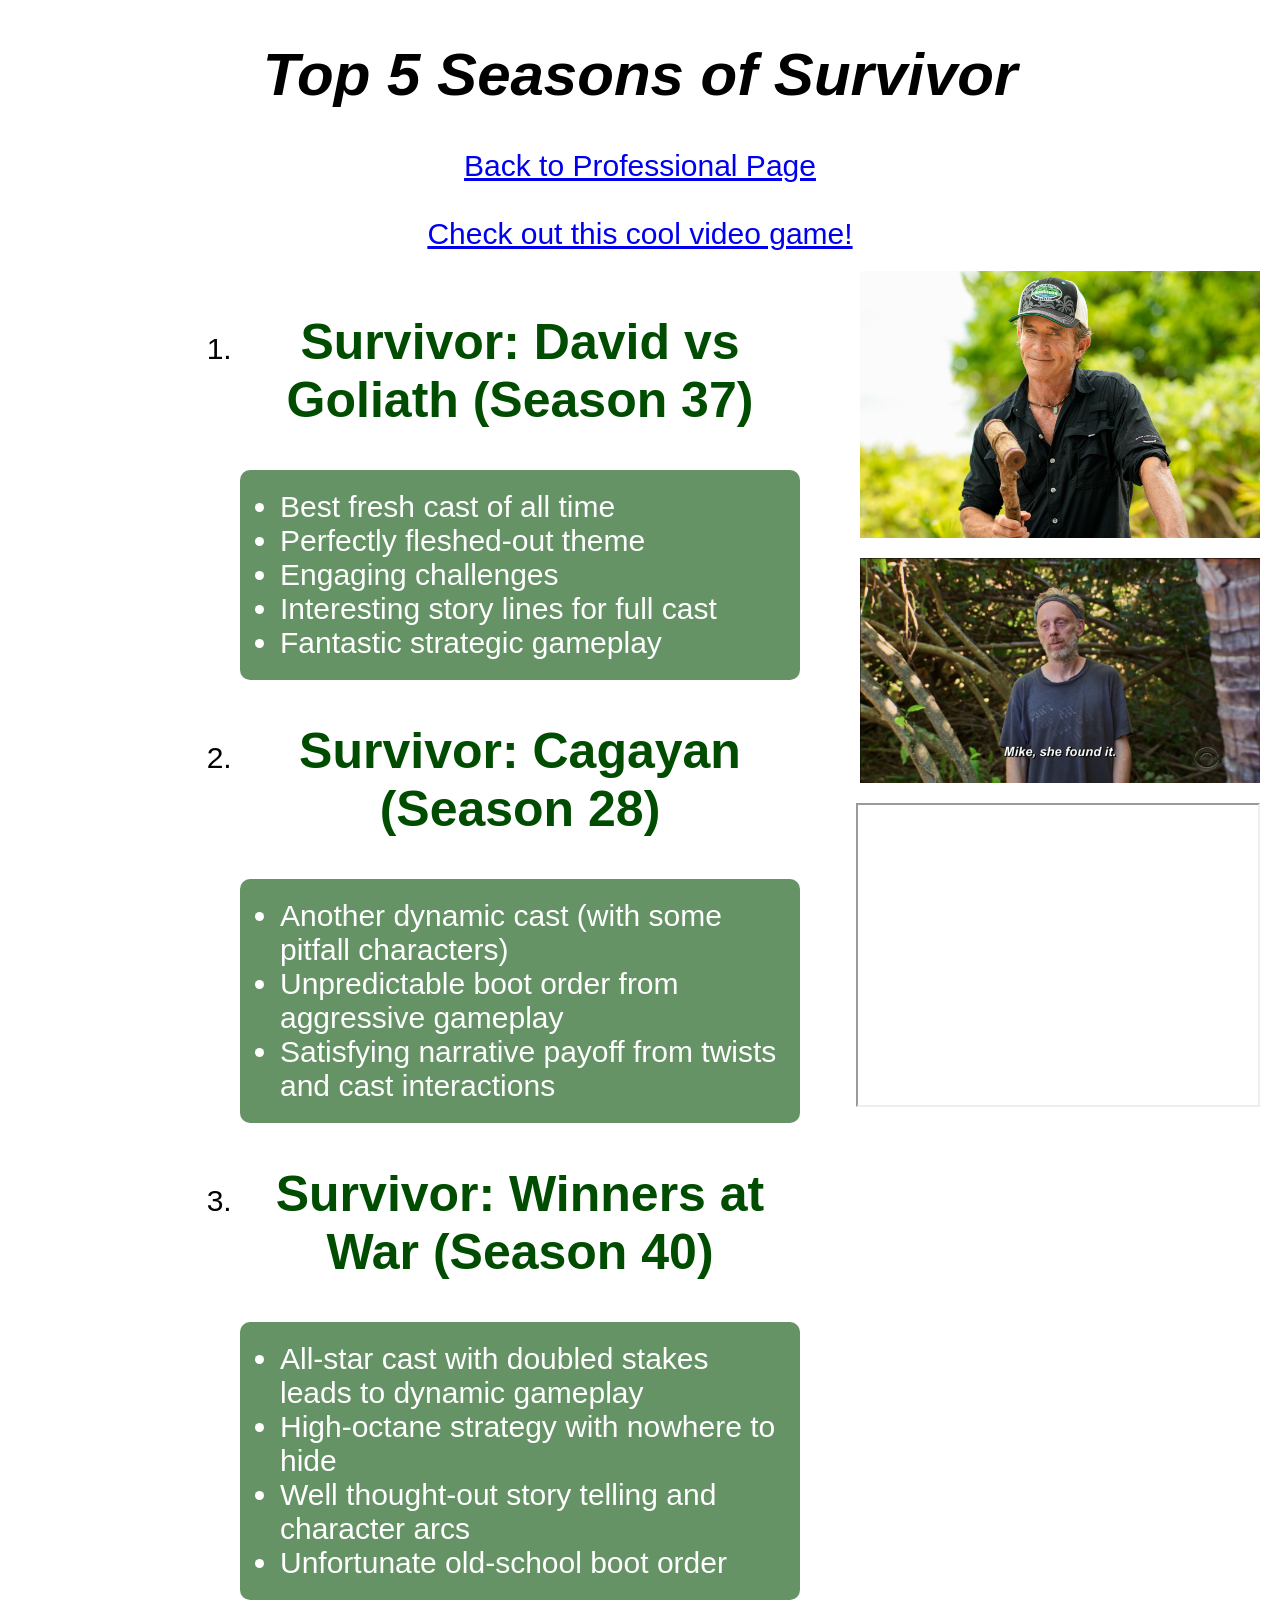
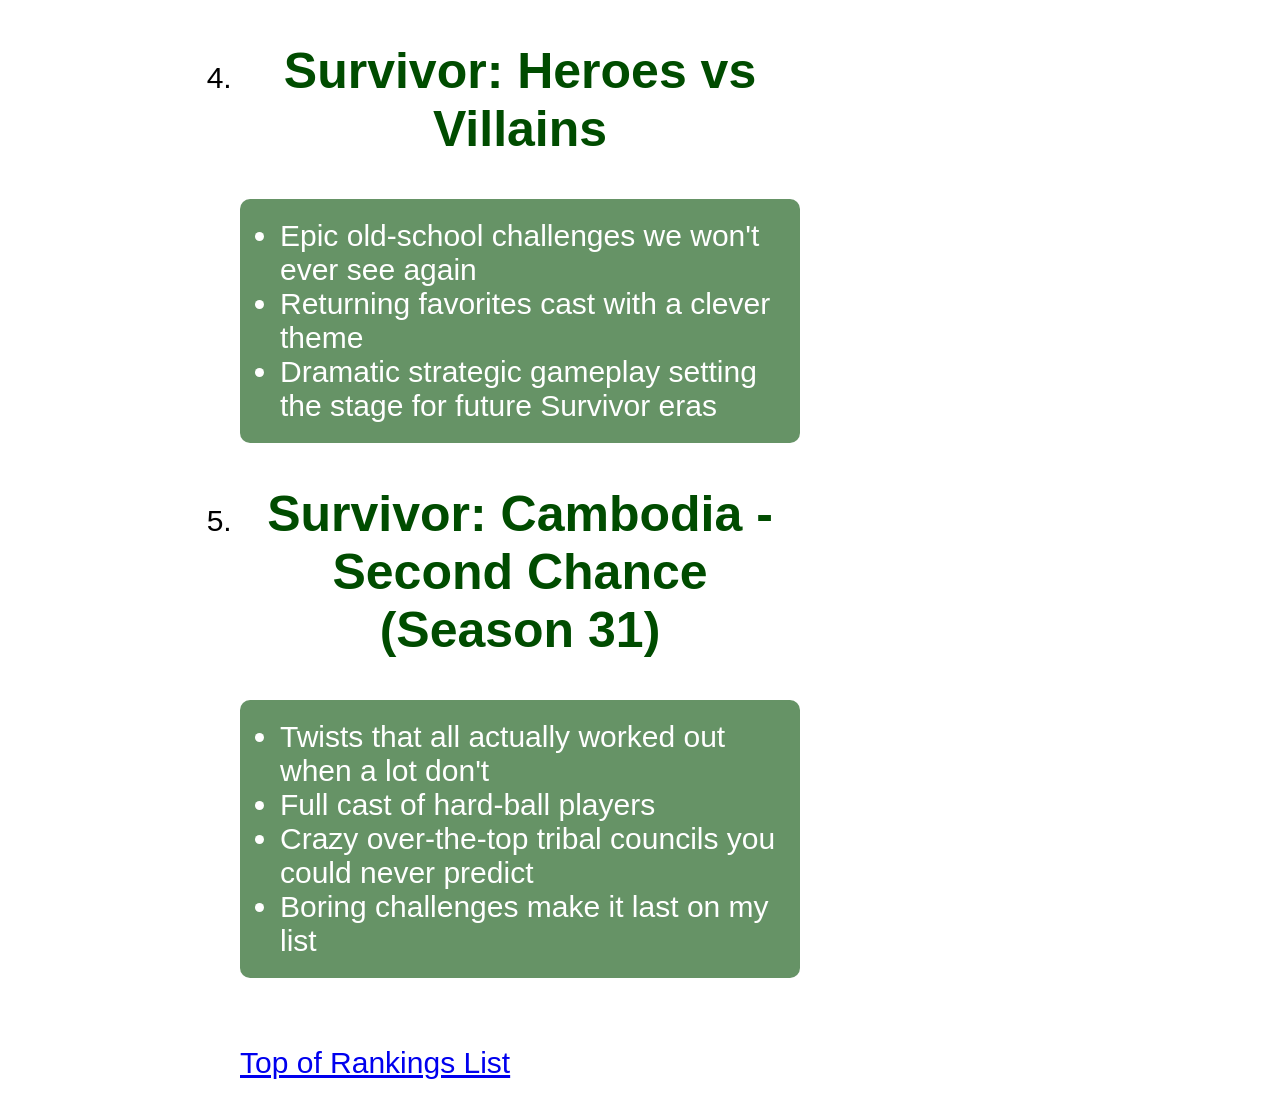
<file: index.html>
<!DOCTYPE html>
<html lang="en">

<head>
    <meta charset="UTF-8">
    <meta name="viewport" content="width=device-width, initial-scale=1.0">
    <title>Top 5 Best Survivor Seasons</title>
    <link rel="stylesheet" href="styles/projectstyles.css">
</head>

<body class="bg">
    <h1 id="contact">Top 5 Seasons of Survivor</h1>
    <a href="pages/resume.html">Back to Professional Page</a>
    <br><br>
    <a href="pages/projectponggame.html">Check out this cool video game!</a>
    <div class="layout">

        <div class="left-col">

            <ol>
                <li>
                    <h2>Survivor: David vs Goliath (Season 37)</h2>
                    <div class="Style-Points">
                        <ul>
                            <li>Best fresh cast of all time</li>
                            <li>Perfectly fleshed-out theme</li>
                            <li>Engaging challenges</li>
                            <li>Interesting story lines for full cast</li>
                            <li>Fantastic strategic gameplay</li>
                        </ul>
                    </div>
                </li>

                <li>
                    <h2>Survivor: Cagayan (Season 28)</h2>
                    <div class="Style-Points">
                        <ul>
                            <li>Another dynamic cast (with some pitfall characters)</li>
                            <li>Unpredictable boot order from aggressive gameplay</li>
                            <li>Satisfying narrative payoff from twists and cast interactions</li>
                        </ul>
                    </div>
                </li>

                <li>
                    <h2>Survivor: Winners at War (Season 40)</h2>
                    <div class="Style-Points">
                        <ul>
                            <li>All-star cast with doubled stakes leads to dynamic gameplay</li>
                            <li>High-octane strategy with nowhere to hide</li>
                            <li>Well thought-out story telling and character arcs</li>
                            <li>Unfortunate old-school boot order</li>
                        </ul>
                    </div>
                </li>

                <li>
                    <h2>Survivor: Heroes vs Villains</h2>
                    <div class="Style-Points">
                        <ul>
                            <li>Epic old-school challenges we won't ever see again</li>
                            <li>Returning favorites cast with a clever theme</li>
                            <li>Dramatic strategic gameplay setting the stage for future Survivor eras</li>
                    </div>
                    </ul>
                </li>

                <li>
                    <h2>Survivor: Cambodia - Second Chance (Season 31)</h2>
                    <div class="Style-Points">
                        <ul>
                            <li>Twists that all actually worked out when a lot don't</li>
                            <li>Full cast of hard-ball players</li>
                            <li>Crazy over-the-top tribal councils you could never predict</li>
                            <li>Boring challenges make it last on my list</li>
                        </ul>
                    </div>
                </li>
                <br><br>
                <a href="#contact">Top of Rankings List</a>
            </ol>
        </div>

        <div class="right-col">
            <img src="images/sexy_jeff_probst.jpg"
                width="400" alt="Sexy Jeff Probst">
            <img src="images/Survivor_Meme_Image.png"
                width="400" alt="Survivor Meme Image">
            <iframe src="https://survivor.fandom.com/wiki/Main_Page" width="400" height="300"></iframe>
            <iframe width="400" height="225" src="https://www.youtube.com/embed/-N0r08qlVFU?si=4cIHhgxlKetmIaM9"
                title="YouTube video player" frameborder="0"
                allow="accelerometer; autoplay; clipboard-write; encrypted-media; gyroscope; picture-in-picture; web-share"
                referrerpolicy="strict-origin-when-cross-origin" allowfullscreen></iframe>
            <div class='tableauPlaceholder' id='viz1781111362874' style='position: relative'><noscript><a href='#'><img
                            alt='Table of contents '
                            src='https:&#47;&#47;public.tableau.com&#47;static&#47;images&#47;Su&#47;SurvivorCBSData-Acknowledgements&#47;Tableofcontents&#47;1_rss.png'
                            style='border: none' /></a></noscript><object class='tableauViz' style='display:none;'>
                    <param name='host_url' value='https%3A%2F%2Fpublic.tableau.com%2F' />
                    <param name='embed_code_version' value='3' />
                    <param name='site_root' value='' />
                    <param name='name' value='SurvivorCBSData-Acknowledgements&#47;Tableofcontents' />
                    <param name='tabs' value='no' />
                    <param name='toolbar' value='yes' />
                    <param name='static_image'
                        value='https:&#47;&#47;public.tableau.com&#47;static&#47;images&#47;Su&#47;SurvivorCBSData-Acknowledgements&#47;Tableofcontents&#47;1.png' />
                    <param name='animate_transition' value='yes' />
                    <param name='display_static_image' value='yes' />
                    <param name='display_spinner' value='yes' />
                    <param name='display_overlay' value='yes' />
                    <param name='display_count' value='yes' />
                    <param name='language' value='en-US' />
                </object></div>
            <script type='text/javascript'>
                var divElement = document.getElementById('viz1781111362874');
                var vizElement = divElement.getElementsByTagName('object')[0];
                if (divElement.offsetWidth > 800) { vizElement.style.width = '400px'; vizElement.style.height = '450px'; }
                else if (divElement.offsetWidth > 500) { vizElement.style.width = '400px'; vizElement.style.height = '450px'; }
                else { vizElement.style.width = '100%'; vizElement.style.height = '400px'; }
                var scriptElement = document.createElement('script');
                scriptElement.src = 'https://public.tableau.com/javascripts/api/viz_v1.js';
                vizElement.parentNode.insertBefore(scriptElement, vizElement);
            </script>
        </div>

    </div>
</body>

</html>
</file>
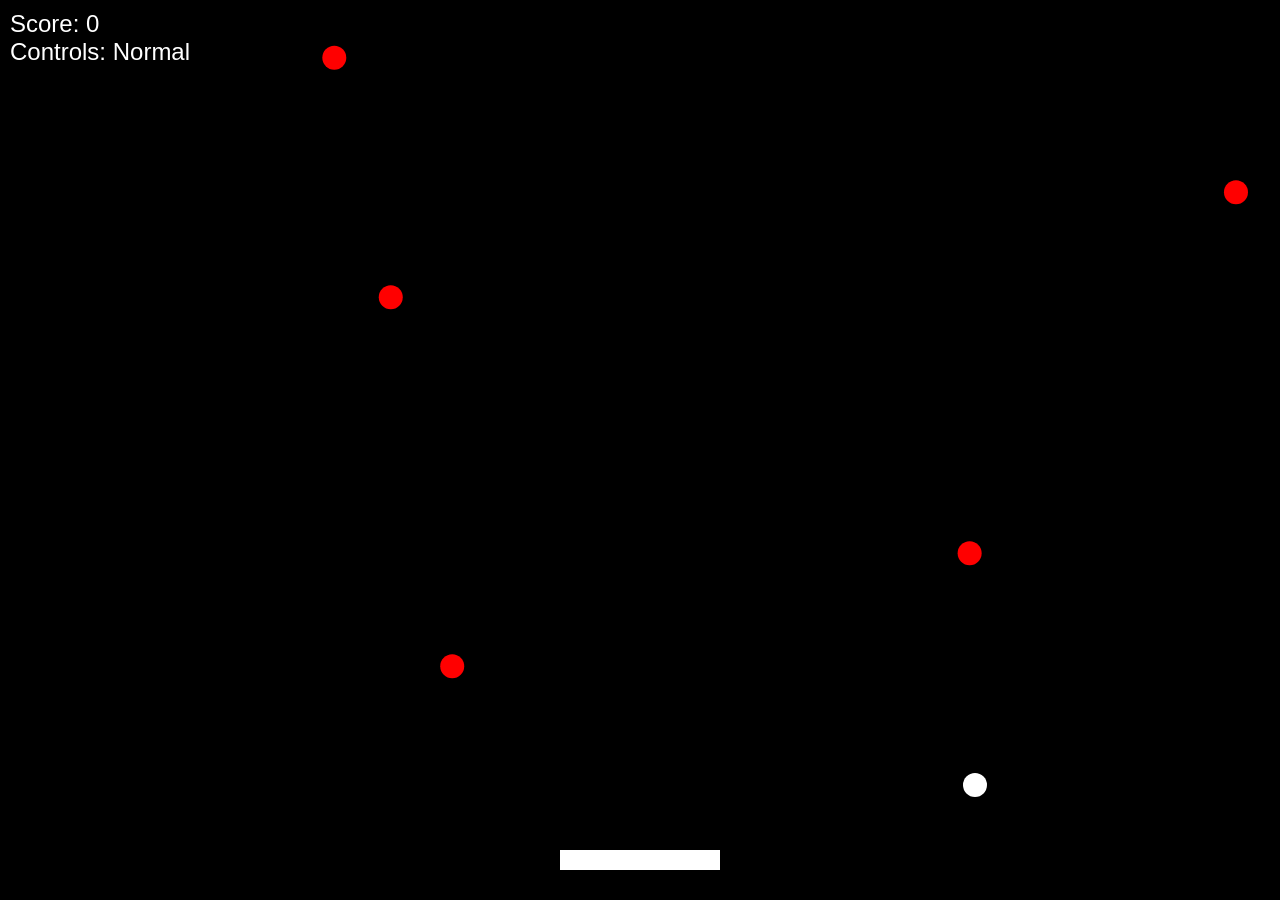
<file: pages/projectponggame.html>
<!DOCTYPE html>
<html lang="en">

<head>
    <meta charset="UTF-8" >
    <meta name="viewport" content="width=device-width, initial-scale=1.0">
    <title>Chaos Pong</title>

    <style>
        body {
            margin: 0;
            background: black;
            overflow: hidden;
            font-family: Arial, sans-serif;
        }

        canvas {
            display: block;
            background: black;
        }

        #ui {
            position: absolute;
            top: 10px;
            left: 10px;
            color: white;
            font-size: 24px;
        }

        #message {
            position: absolute;
            width: 100%;
            top: 50%;
            transform: translateY(-50%);
            text-align: center;
            color: white;
            font-size: 48px;
            display: none;
        }
    </style>
</head>

<body>

    <div id="ui">
        Score: <span id="score">0</span><br>
        Controls: <span id="controls">Normal</span>
    </div>

    <div id="message"></div>

    <canvas id="game"></canvas>

    <script>
        const canvas = document.getElementById("game");
        const ctx = canvas.getContext("2d");

        const scoreText = document.getElementById("score");
        const controlsText = document.getElementById("controls");
        const message = document.getElementById("message");

        canvas.width = window.innerWidth;
        canvas.height = window.innerHeight;

        let score = 0;
        let gameOver = false;

        const paddle = {
            width: 160,
            height: 20,
            x: canvas.width / 2 - 80,
            y: canvas.height - 50,
            speed: 10
        };

        const keys = {
            left: false,
            right: false
        };

        let controlsInverted = false;

        const whiteBall = {
            x: canvas.width / 2,
            y: canvas.height / 2,
            radius: 12,
            vx: 5,
            vy: 5
        };

        const redBalls = [];

        function createRedBalls() {
            redBalls.length = 0;

            for (let i = 0; i < 5; i++) {
                redBalls.push({
                    x: Math.random() * (canvas.width - 100) + 50,
                    y: Math.random() * (canvas.height / 2),
                    radius: 12,
                    vx: (Math.random() * 4 + 2) * (Math.random() < 0.5 ? -1 : 1),
                    vy: (Math.random() * 4 + 2) * (Math.random() < 0.5 ? -1 : 1)
                });
            }
        }

        createRedBalls();

        function resetGame() {
            score = 0;
            gameOver = false;

            whiteBall.x = canvas.width / 2;
            whiteBall.y = canvas.height / 2;
            whiteBall.vx = 5;
            whiteBall.vy = 5;

            paddle.x = canvas.width / 2 - paddle.width / 2;

            createRedBalls();

            message.style.display = "none";
            scoreText.textContent = score;
        }

        function endGame() {
            gameOver = true;

            message.innerHTML =
                `GAME OVER<br><br>Final Score: ${score}<br><br>Press SPACE to Restart`;

            message.style.display = "block";
        }

        function bounce(ball) {
            if (ball.x - ball.radius <= 0 || ball.x + ball.radius >= canvas.width) {
                ball.vx *= -1;
            }

            if (ball.y - ball.radius <= 0) {
                ball.vy *= -1;
            }
        }

        function paddleCollision(ball) {
            return (
                ball.x > paddle.x &&
                ball.x < paddle.x + paddle.width &&
                ball.y + ball.radius >= paddle.y &&
                ball.y - ball.radius <= paddle.y + paddle.height
            );
        }

        function update() {

            if (gameOver) return;

            if (!controlsInverted) {
                if (keys.left) paddle.x -= paddle.speed;
                if (keys.right) paddle.x += paddle.speed;
            } else {
                if (keys.left) paddle.x += paddle.speed;
                if (keys.right) paddle.x -= paddle.speed;
            }

            paddle.x = Math.max(
                0,
                Math.min(canvas.width - paddle.width, paddle.x)
            );

            whiteBall.x += whiteBall.vx;
            whiteBall.y += whiteBall.vy;

            bounce(whiteBall);

            if (paddleCollision(whiteBall)) {
                whiteBall.vy = -Math.abs(whiteBall.vy);

                score++;
                scoreText.textContent = score;

                whiteBall.vx += whiteBall.vx > 0 ? 0.2 : -0.2;
                whiteBall.vy -= 0.2;
            }

            if (whiteBall.y > canvas.height) {
                endGame();
            }

            for (const ball of redBalls) {

                ball.x += ball.vx;
                ball.y += ball.vy;

                bounce(ball);

                if (ball.y + ball.radius >= canvas.height) {
                    ball.vy *= -1;
                }

                if (paddleCollision(ball)) {
                    endGame();
                }
            }
        }

        function draw() {

            ctx.clearRect(0, 0, canvas.width, canvas.height);

            ctx.fillStyle = "white";
            ctx.fillRect(
                paddle.x,
                paddle.y,
                paddle.width,
                paddle.height
            );

            ctx.beginPath();
            ctx.arc(
                whiteBall.x,
                whiteBall.y,
                whiteBall.radius,
                0,
                Math.PI * 2
            );
            ctx.fillStyle = "white";
            ctx.fill();

            for (const ball of redBalls) {
                ctx.beginPath();
                ctx.arc(
                    ball.x,
                    ball.y,
                    ball.radius,
                    0,
                    Math.PI * 2
                );
                ctx.fillStyle = "red";
                ctx.fill();
            }
        }

        function gameLoop() {
            update();
            draw();
            requestAnimationFrame(gameLoop);
        }

        document.addEventListener("keydown", e => {

            if (e.key === "ArrowLeft") keys.left = true;
            if (e.key === "ArrowRight") keys.right = true;

            if (gameOver && e.code === "Space") {
                resetGame();
            }
        });

        document.addEventListener("keyup", e => {

            if (e.key === "ArrowLeft") keys.left = false;
            if (e.key === "ArrowRight") keys.right = false;
        });

        setInterval(() => {

            controlsInverted = !controlsInverted;

            controlsText.textContent =
                controlsInverted ? "INVERTED" : "NORMAL";

        }, 10000);

        window.addEventListener("resize", () => {
            canvas.width = window.innerWidth;
            canvas.height = window.innerHeight;
        });

        gameLoop();
    </script>

</body>

</html>
</file>
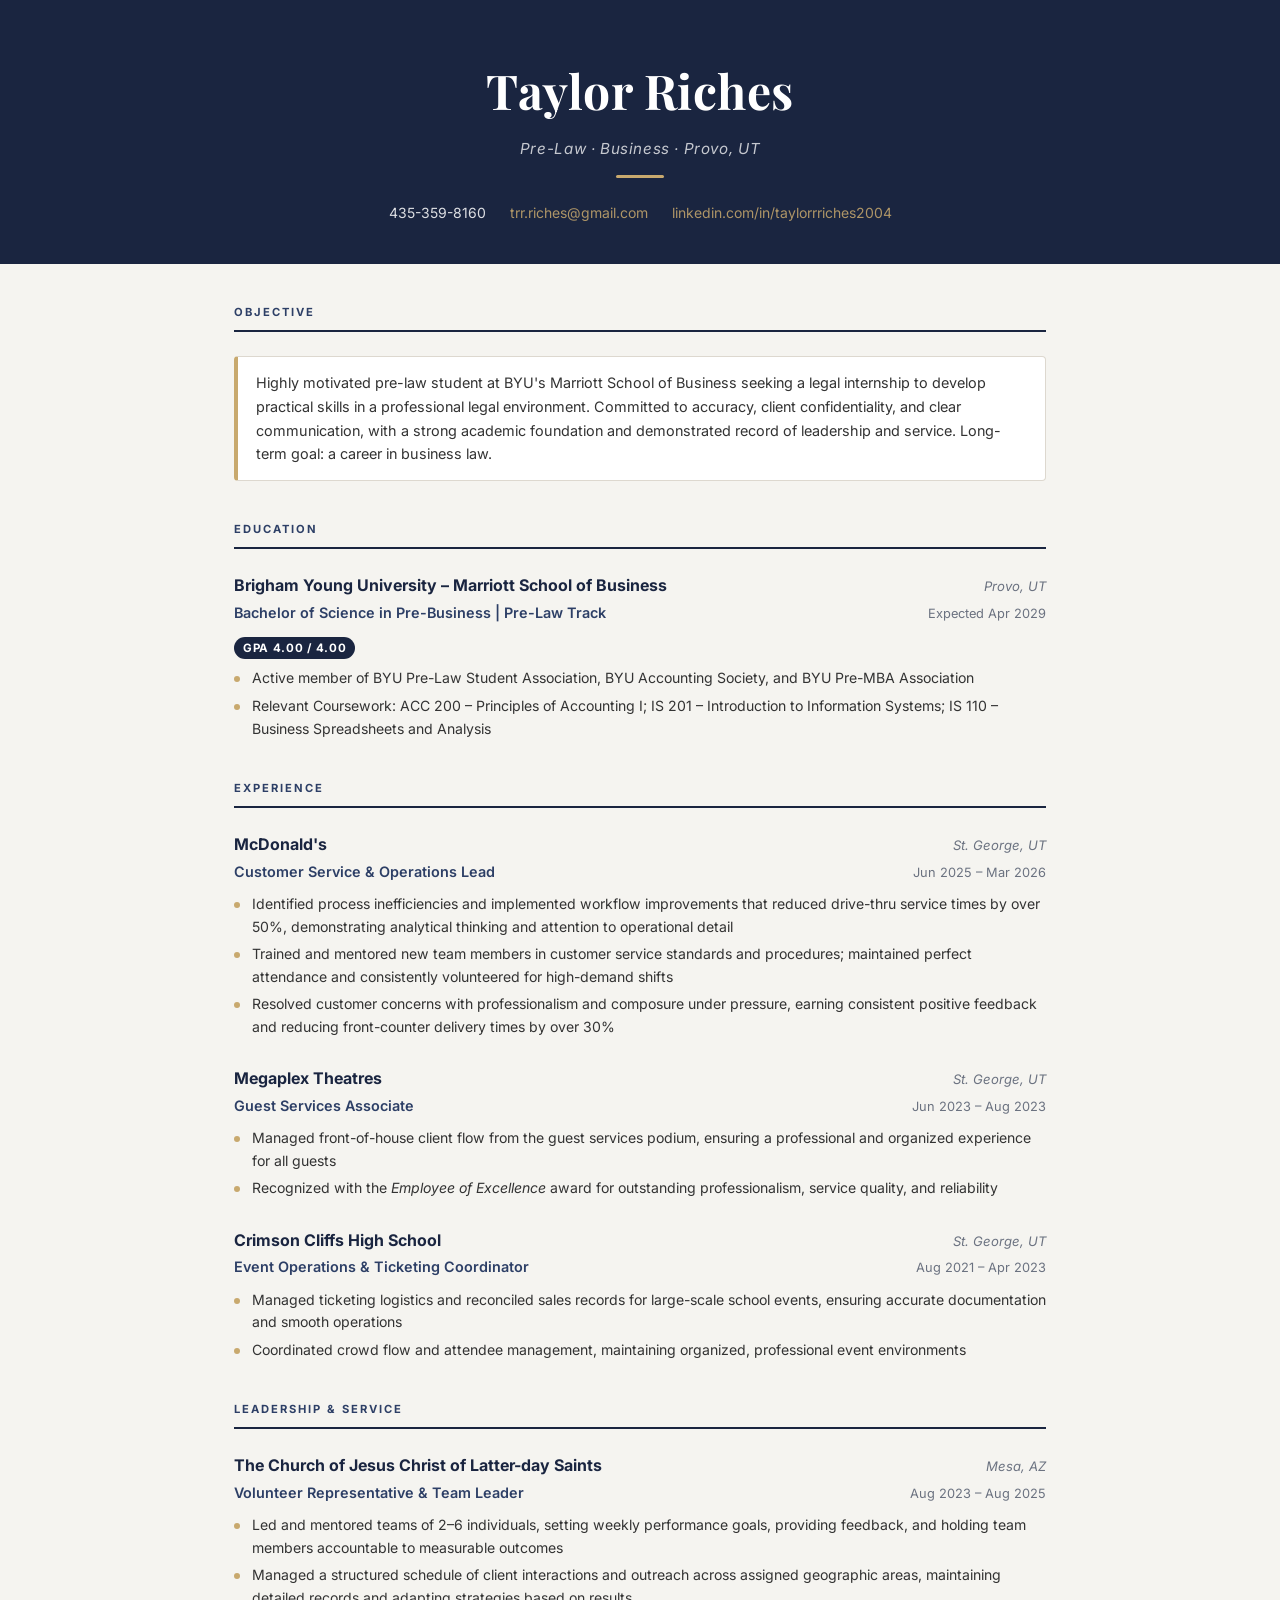
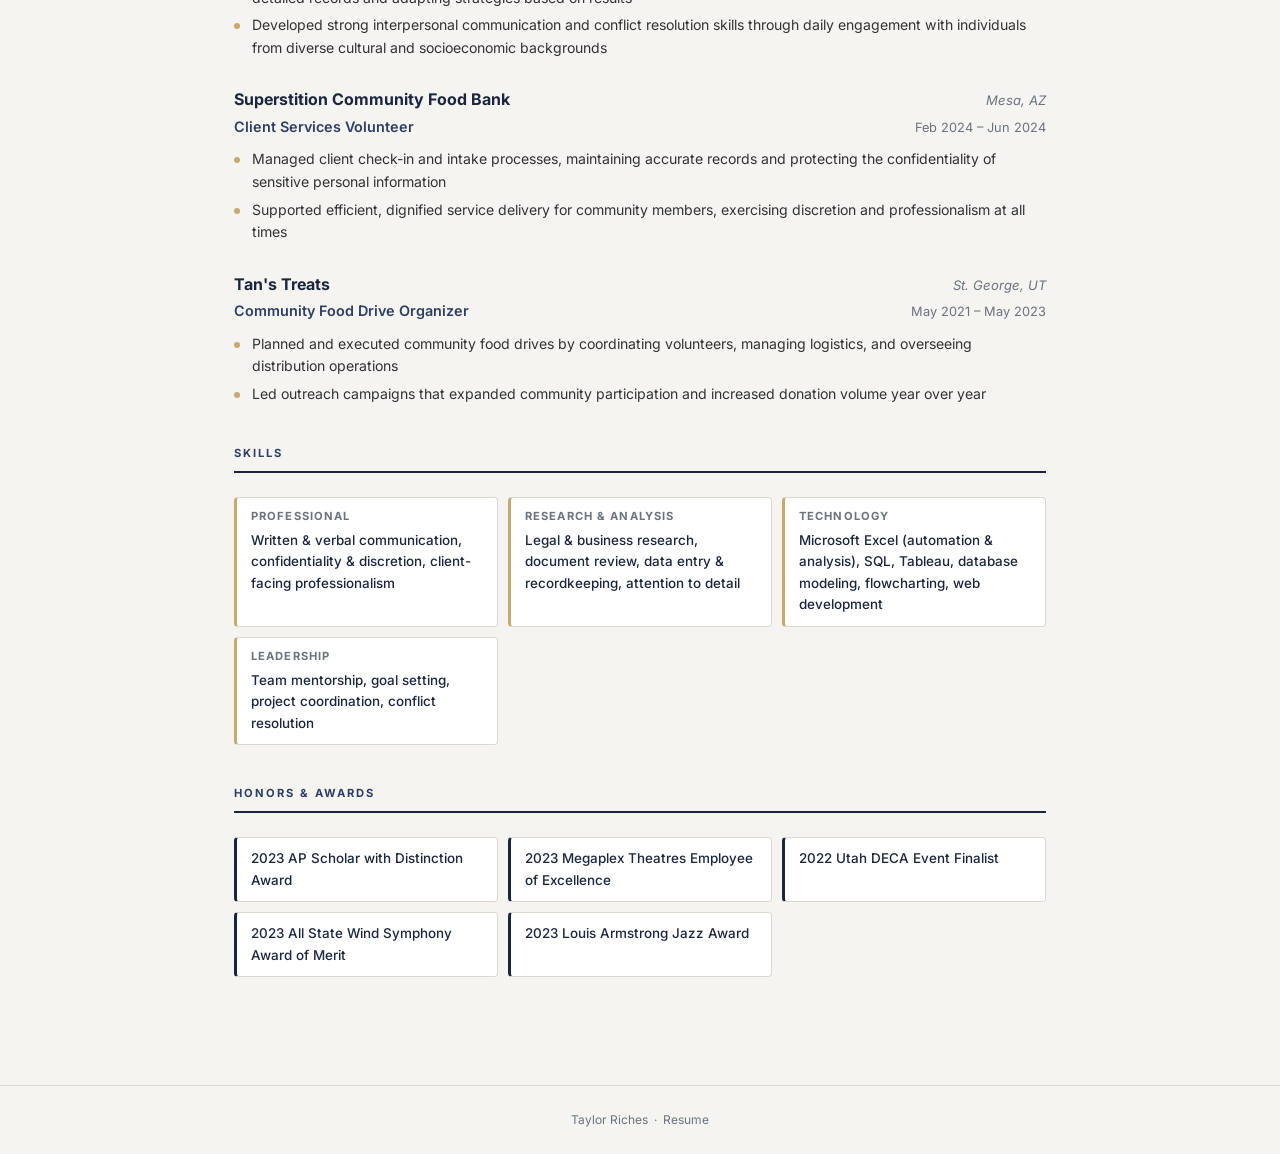
<file: pages/resume.html>
<!DOCTYPE html>
<html lang="en">

<head>
  <meta charset="UTF-8" />
  <meta name="viewport" content="width=device-width, initial-scale=1.0" />
  <title>Taylor Riches – Resume</title>
  <link
    href="https://fonts.googleapis.com/css2?family=Inter:wght@300;400;500;600;700&family=Playfair+Display:wght@700&display=swap"
    rel="stylesheet" />
  <style>
    *,
    *::before,
    *::after {
      box-sizing: border-box;
      margin: 0;
      padding: 0;
    }

    :root {
      --navy: #1a2540;
      --mid: #2d3f66;
      --accent: #c8a96e;
      --light: #f5f4f0;
      --muted: #6b7280;
      --rule: #ddd8cf;
      --text: #1e1e1e;
    }

    body {
      font-family: 'Inter', sans-serif;
      background: var(--light);
      color: var(--text);
      line-height: 1.6;
    }

    /* ── Header ── */
    header {
      background: var(--navy);
      color: #fff;
      padding: 52px 0 40px;
      text-align: center;
    }

    header h1 {
      font-family: 'Playfair Display', Georgia, serif;
      font-size: clamp(2rem, 5vw, 3rem);
      letter-spacing: 0.01em;
      margin-bottom: 8px;
    }

    .tagline {
      font-style: italic;
      font-size: 0.95rem;
      opacity: 0.75;
      margin-bottom: 14px;
      letter-spacing: 0.04em;
    }

    .accent-bar {
      display: inline-block;
      width: 48px;
      height: 3px;
      background: var(--accent);
      border-radius: 2px;
      margin-bottom: 16px;
    }

    .contact-row {
      display: flex;
      flex-wrap: wrap;
      justify-content: center;
      gap: 8px 24px;
      font-size: 0.875rem;
      opacity: 0.85;
    }

    .contact-row a {
      color: var(--accent);
      text-decoration: none;
    }

    .contact-row a:hover {
      text-decoration: underline;
    }

    /* ── Layout ── */
    .page {
      max-width: 860px;
      margin: 0 auto;
      padding: 0 24px 60px;
    }

    section {
      margin-top: 40px;
    }

    .section-title {
      font-size: 0.7rem;
      font-weight: 700;
      letter-spacing: 0.18em;
      text-transform: uppercase;
      color: var(--mid);
      padding-bottom: 8px;
      border-bottom: 2px solid var(--navy);
      margin-bottom: 24px;
    }

    /* ── Objective ── */
    .objective-box {
      background: #fff;
      border: 1px solid var(--rule);
      border-left: 4px solid var(--accent);
      border-radius: 4px;
      padding: 14px 18px;
      font-size: 0.9rem;
      color: #333;
      line-height: 1.65;
    }

    /* ── Entry ── */
    .entry {
      margin-bottom: 28px;
    }

    .entry:last-child {
      margin-bottom: 0;
    }

    .entry-header {
      display: flex;
      justify-content: space-between;
      align-items: baseline;
      flex-wrap: wrap;
      gap: 4px;
    }

    .entry-org {
      font-weight: 700;
      font-size: 1rem;
      color: var(--navy);
    }

    .entry-location {
      font-size: 0.82rem;
      color: var(--muted);
      font-style: italic;
    }

    .entry-sub {
      display: flex;
      justify-content: space-between;
      align-items: baseline;
      flex-wrap: wrap;
      gap: 4px;
      margin-top: 2px;
      margin-bottom: 10px;
    }

    .entry-title {
      font-size: 0.9rem;
      font-weight: 600;
      color: var(--mid);
    }

    .entry-date {
      font-size: 0.8rem;
      color: var(--muted);
      white-space: nowrap;
    }

    ul.bullets {
      list-style: none;
      padding-left: 0;
    }

    ul.bullets li {
      position: relative;
      padding-left: 18px;
      font-size: 0.88rem;
      color: #333;
      margin-bottom: 5px;
    }

    ul.bullets li::before {
      content: '';
      position: absolute;
      left: 0;
      top: 9px;
      width: 6px;
      height: 6px;
      border-radius: 50%;
      background: var(--accent);
    }

    /* ── Education extras ── */
    .gpa-badge {
      display: inline-block;
      background: var(--navy);
      color: #fff;
      font-size: 0.72rem;
      font-weight: 700;
      letter-spacing: 0.06em;
      padding: 2px 9px;
      border-radius: 99px;
      margin-bottom: 8px;
    }

    /* ── Skills grid ── */
    .skills-grid {
      display: grid;
      grid-template-columns: repeat(auto-fill, minmax(220px, 1fr));
      gap: 10px;
    }

    .skill-card {
      background: #fff;
      border: 1px solid var(--rule);
      border-left: 3px solid var(--accent);
      border-radius: 4px;
      padding: 10px 14px;
      font-size: 0.84rem;
      color: var(--navy);
      font-weight: 500;
    }

    .skill-card .skill-label {
      font-size: 0.7rem;
      font-weight: 700;
      letter-spacing: 0.1em;
      text-transform: uppercase;
      color: var(--muted);
      display: block;
      margin-bottom: 4px;
    }

    /* ── Awards row ── */
    .awards-grid {
      display: grid;
      grid-template-columns: repeat(auto-fill, minmax(240px, 1fr));
      gap: 10px;
    }

    .award-card {
      background: #fff;
      border: 1px solid var(--rule);
      border-left: 3px solid var(--navy);
      border-radius: 4px;
      padding: 10px 14px;
      font-size: 0.84rem;
      color: var(--navy);
      font-weight: 500;
    }

    footer {
      text-align: center;
      font-size: 0.75rem;
      color: var(--muted);
      padding: 24px;
      border-top: 1px solid var(--rule);
      margin-top: 48px;
    }

    @media (max-width: 500px) {

      .entry-header,
      .entry-sub {
        flex-direction: column;
        gap: 0;
      }
    }
  </style>
</head>

<body>

  <header>
    <h1>Taylor Riches</h1>
    <div class="tagline">Pre-Law · Business · Provo, UT</div>
    <div class="accent-bar"></div>
    <div class="contact-row">
      <span>435-359-8160</span>
      <a href="mailto:trr.riches@gmail.com">trr.riches@gmail.com</a>
      <a href="https://www.linkedin.com/in/taylorrriches2004" target="_blank">linkedin.com/in/taylorrriches2004</a>
    </div>
  </header>

  <div class="page">

    <!-- ── OBJECTIVE ── -->
    <section>
      <h2 class="section-title">Objective</h2>
      <div class="objective-box">
        Highly motivated pre-law student at BYU's Marriott School of Business seeking a legal internship to develop
        practical skills in a professional legal environment. Committed to accuracy, client confidentiality, and clear
        communication, with a strong academic foundation and demonstrated record of leadership and service. Long-term
        goal: a career in business law.
      </div>
    </section>

    <!-- ── EDUCATION ── -->
    <section>
      <h2 class="section-title">Education</h2>

      <div class="entry">
        <div class="entry-header">
          <span class="entry-org">Brigham Young University – Marriott School of Business</span>
          <span class="entry-location">Provo, UT</span>
        </div>
        <div class="entry-sub">
          <span class="entry-title">Bachelor of Science in Pre-Business | Pre-Law Track</span>
          <span class="entry-date">Expected Apr 2029</span>
        </div>
        <span class="gpa-badge">GPA 4.00 / 4.00</span>
        <ul class="bullets">
          <li>Active member of BYU Pre-Law Student Association, BYU Accounting Society, and BYU Pre-MBA Association</li>
          <li>Relevant Coursework: ACC 200 – Principles of Accounting I; IS 201 – Introduction to Information Systems;
            IS 110 – Business Spreadsheets and Analysis</li>
        </ul>
      </div>
    </section>

    <!-- ── EXPERIENCE ── -->
    <section>
      <h2 class="section-title">Experience</h2>

      <div class="entry">
        <div class="entry-header">
          <span class="entry-org">McDonald's</span>
          <span class="entry-location">St. George, UT</span>
        </div>
        <div class="entry-sub">
          <span class="entry-title">Customer Service & Operations Lead</span>
          <span class="entry-date">Jun 2025 – Mar 2026</span>
        </div>
        <ul class="bullets">
          <li>Identified process inefficiencies and implemented workflow improvements that reduced drive-thru service
            times by over 50%, demonstrating analytical thinking and attention to operational detail</li>
          <li>Trained and mentored new team members in customer service standards and procedures; maintained perfect
            attendance and consistently volunteered for high-demand shifts</li>
          <li>Resolved customer concerns with professionalism and composure under pressure, earning consistent positive
            feedback and reducing front-counter delivery times by over 30%</li>
        </ul>
      </div>

      <div class="entry">
        <div class="entry-header">
          <span class="entry-org">Megaplex Theatres</span>
          <span class="entry-location">St. George, UT</span>
        </div>
        <div class="entry-sub">
          <span class="entry-title">Guest Services Associate</span>
          <span class="entry-date">Jun 2023 – Aug 2023</span>
        </div>
        <ul class="bullets">
          <li>Managed front-of-house client flow from the guest services podium, ensuring a professional and organized
            experience for all guests</li>
          <li>Recognized with the <em>Employee of Excellence</em> award for outstanding professionalism, service
            quality, and reliability</li>
        </ul>
      </div>

      <div class="entry">
        <div class="entry-header">
          <span class="entry-org">Crimson Cliffs High School</span>
          <span class="entry-location">St. George, UT</span>
        </div>
        <div class="entry-sub">
          <span class="entry-title">Event Operations & Ticketing Coordinator</span>
          <span class="entry-date">Aug 2021 – Apr 2023</span>
        </div>
        <ul class="bullets">
          <li>Managed ticketing logistics and reconciled sales records for large-scale school events, ensuring accurate
            documentation and smooth operations</li>
          <li>Coordinated crowd flow and attendee management, maintaining organized, professional event environments
          </li>
        </ul>
      </div>
    </section>

    <!-- ── LEADERSHIP & SERVICE ── -->
    <section>
      <h2 class="section-title">Leadership &amp; Service</h2>

      <div class="entry">
        <div class="entry-header">
          <span class="entry-org">The Church of Jesus Christ of Latter-day Saints</span>
          <span class="entry-location">Mesa, AZ</span>
        </div>
        <div class="entry-sub">
          <span class="entry-title">Volunteer Representative &amp; Team Leader</span>
          <span class="entry-date">Aug 2023 – Aug 2025</span>
        </div>
        <ul class="bullets">
          <li>Led and mentored teams of 2–6 individuals, setting weekly performance goals, providing feedback, and
            holding team members accountable to measurable outcomes</li>
          <li>Managed a structured schedule of client interactions and outreach across assigned geographic areas,
            maintaining detailed records and adapting strategies based on results</li>
          <li>Developed strong interpersonal communication and conflict resolution skills through daily engagement with
            individuals from diverse cultural and socioeconomic backgrounds</li>
        </ul>
      </div>

      <div class="entry">
        <div class="entry-header">
          <span class="entry-org">Superstition Community Food Bank</span>
          <span class="entry-location">Mesa, AZ</span>
        </div>
        <div class="entry-sub">
          <span class="entry-title">Client Services Volunteer</span>
          <span class="entry-date">Feb 2024 – Jun 2024</span>
        </div>
        <ul class="bullets">
          <li>Managed client check-in and intake processes, maintaining accurate records and protecting the
            confidentiality of sensitive personal information</li>
          <li>Supported efficient, dignified service delivery for community members, exercising discretion and
            professionalism at all times</li>
        </ul>
      </div>

      <div class="entry">
        <div class="entry-header">
          <span class="entry-org">Tan's Treats</span>
          <span class="entry-location">St. George, UT</span>
        </div>
        <div class="entry-sub">
          <span class="entry-title">Community Food Drive Organizer</span>
          <span class="entry-date">May 2021 – May 2023</span>
        </div>
        <ul class="bullets">
          <li>Planned and executed community food drives by coordinating volunteers, managing logistics, and overseeing
            distribution operations</li>
          <li>Led outreach campaigns that expanded community participation and increased donation volume year over year
          </li>
        </ul>
      </div>
    </section>

    <!-- ── SKILLS ── -->
    <section>
      <h2 class="section-title">Skills</h2>
      <div class="skills-grid">
        <div class="skill-card">
          <span class="skill-label">Professional</span>
          Written &amp; verbal communication, confidentiality &amp; discretion, client-facing professionalism
        </div>
        <div class="skill-card">
          <span class="skill-label">Research &amp; Analysis</span>
          Legal &amp; business research, document review, data entry &amp; recordkeeping, attention to detail
        </div>
        <div class="skill-card">
          <span class="skill-label">Technology</span>
          Microsoft Excel (automation &amp; analysis), SQL, Tableau, database modeling, flowcharting, web development
        </div>
        <div class="skill-card">
          <span class="skill-label">Leadership</span>
          Team mentorship, goal setting, project coordination, conflict resolution
        </div>
      </div>
    </section>

    <!-- ── HONORS & AWARDS ── -->
    <section>
      <h2 class="section-title">Honors &amp; Awards</h2>
      <div class="awards-grid">
        <div class="award-card">2023 AP Scholar with Distinction Award</div>
        <div class="award-card">2023 Megaplex Theatres Employee of Excellence</div>
        <div class="award-card">2022 Utah DECA Event Finalist</div>
        <div class="award-card">2023 All State Wind Symphony Award of Merit</div>
        <div class="award-card">2023 Louis Armstrong Jazz Award</div>
      </div>
    </section>

  </div>

  <footer>Taylor Riches &nbsp;·&nbsp; Resume</footer>

</body>

</html>
</file>
<file: styles/projectstyles.css>
body {
    font-family: 'Trebuchet MS', 'Lucida Sans Unicode', 'Lucida Grande', 'Lucida Sans', Arial, sans-serif;
    margin: 0;
    text-align: center;
    font-size: 30px;
}

h1 {
    font-style: italic;
    font-family: Verdana, Geneva, Tahoma, sans-serif;
    text-align: center;
    font-size: 60px;
}

h2 {
    font-family: 'Franklin Gothic Medium', 'Arial Narrow', Arial, sans-serif;
    color: rgb(0, 76, 0);
    text-align: center;
    font-size: 50px;
}

.bg {
    position: relative;
    min-height: 100vh;
}

.bg::before {
    content: "";
    position: fixed;
    inset: 0;
    min-height: 100vh;
    background-image: url("https://www.fodors.com/wp-content/uploads/2020/09/04_SurvivorLocations__ShefaVanuatu_shutterstock_1022601406-1400x933.jpg");
    background-size: cover;
    background-position: center;
    opacity: 0.7;
    z-index: -1;
}

html {
    scroll-behavior: smooth;
}

.layout {
    display: flex;
    align-items: flex-start;
    gap: 40px;
    padding: 20px;
}

.left-col {
    flex: 1;
    text-align: left;
    padding-left: 200px;
}

.right-col {
    width: 420px;
    display: flex;
    flex-direction: column;
    flex-wrap: wrap;
    align-items: flex-end;
    margin-right: auto;
    gap: 20px;
}

ol {
    display: inline-block;
    text-align: left;
    margin: 0 auto;
    padding-left: 20px;
}

ul {
    padding-left: 20px;
    text-align: left;
    list-style-type: disc;
}

.Style-Points {
    background-color: rgba(0, 76, 0, 0.6);
    /* matches your h2 green */
    color: white;
    border-radius: 10px;
    padding: 20px;

}
</file>
